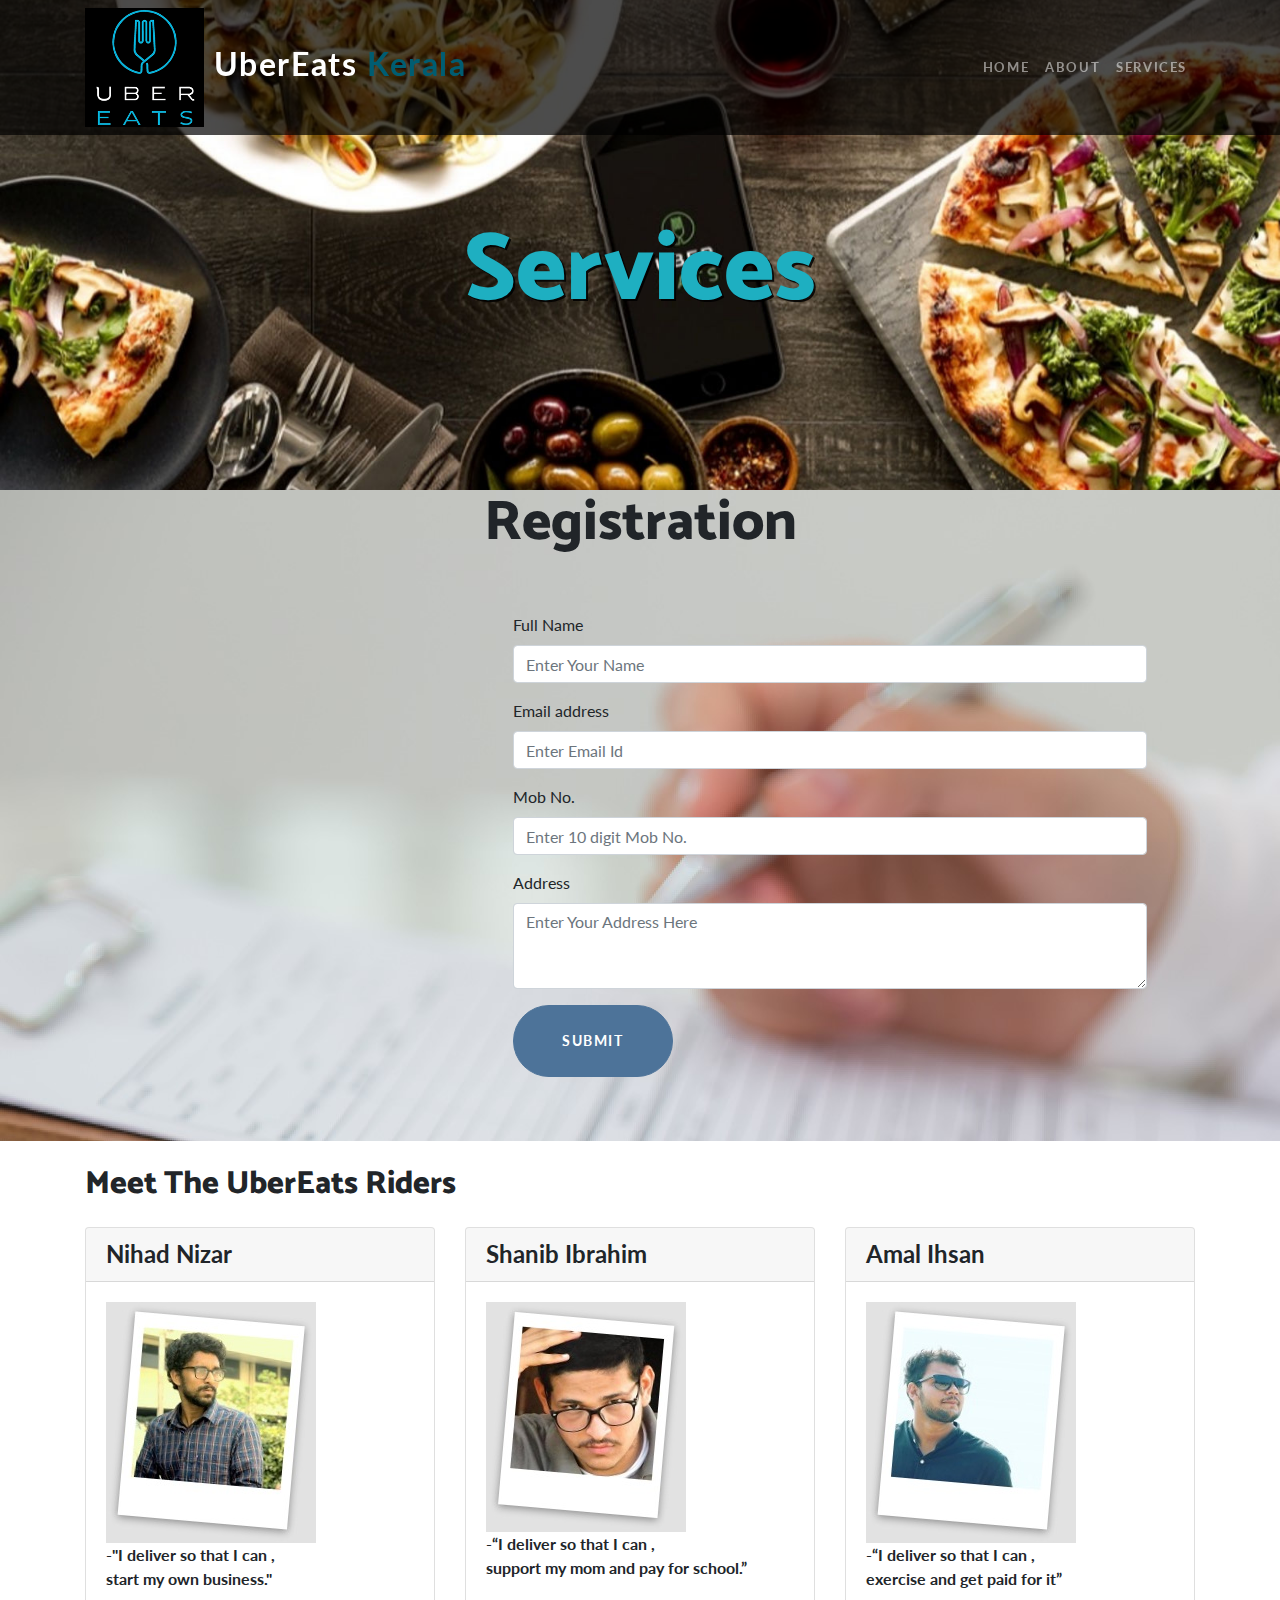
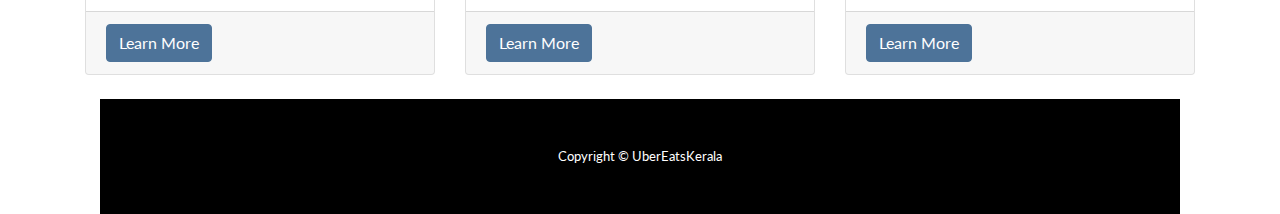
<file: services.html>
<!DOCTYPE html>
<html lang="en">

  <head>

    <meta charset="utf-8">
    <meta name="viewport" content="width=device-width, initial-scale=1, shrink-to-fit=no">
    <meta name="description" content="">
    <meta name="author" content="">

    <title>Services | UberEats</title>

    <link href="bootstrap/css/bootstrap.min.css" rel="stylesheet">
    <link href="https://fonts.googleapis.com/css?family=Catamaran:100,200,300,400,500,600,700,800,900" rel="stylesheet">
    <link href="https://fonts.googleapis.com/css?family=Lato:100,100i,300,300i,400,400i,700,700i,900,900i" rel="stylesheet">
    <link href="css/style.css" rel="stylesheet">

  </head>

  <body>

    <nav class="navbar navbar-expand-lg navbar-dark navbar-custom fixed-top">
      <div class="container">
        <a class="navbar-brand" href="#">
          <img src="img/logo.png">
          UberEats <span class="navbar-kerala">Kerala</span> 
        </a>
        <button class="navbar-toggler" type="button" data-toggle="collapse" data-target="#navbarResponsive" aria-controls="navbarResponsive" aria-expanded="false" aria-label="Toggle navigation">
          <span class="navbar-toggler-icon"></span>
        </button>
        <div class="collapse navbar-collapse" id="navbarResponsive">
          <ul class="navbar-nav ml-auto">
            <li class="nav-item">
                  <a class="nav-link" href="index.html">Home</a>
            </li>
            <li class="nav-item">
              <a class="nav-link" href="about.html">About</a>
            </li>
            <li class="nav-item">
              <a class="nav-link" href="services.html">Services</a>
            </li>
          </ul>
        </div>
      </div>
    </nav>

    <header class="masthead text-center text-white">
      <div class="masthead-content">
        <div class="container">
          <h1 class="masthead-heading mb-0">Services</h1>
        </div>
      </div>
    </header>

    <section id="sec-services">
      <div class="container">
        <div class="row align-items-center">
                <div class="col-lg-12">
                    <center>
                        <h2 class="display-4">Registration</h2>
                    </center>
                </div>
          <div class="col-lg-4 order-lg-1">
          </div>
          <div class="col-lg-8 order-lg-2">
            <div class="p-5">
                <form action="" method="POST" onsubmit="return IsFormValid()">
                    <div id="msg-error">
                        <div class="alert with-close alert-danger">
                            <span class="badge badge-pill badge-danger">Error!!</span>
                            <span id="error-text"></span>
                        </div>
                    </div>
                    <div class="form-group">
                        <label for="form-name">Full Name</label>
                        <input type="text" class="form-control" id="form-name" placeholder="Enter Your Name">
                    </div>
                    <div class="form-group">
                        <label for="form-email">Email address</label>
                        <input type="text" class="form-control" id="form-email" placeholder="Enter Email Id">
                    </div>
                    <div class="form-group">
                        <label for="form-mob">Mob No.</label>
                        <input type="text" class="form-control" id="form-mob" placeholder="Enter 10 digit Mob No.">
                    </div>
                    <div class="form-group">
                        <label for="form-address">Address</label>
                        <textarea class="form-control" id="form-address" rows="3" placeholder="Enter Your Address Here"></textarea>
                    </div>
                    <div class="form-group">
                        <button type="submit" class="btn btn-primary btn-services rounded-btn">Submit</button>
                    </div>
                </form>
            </div>
          </div>
        </div>
      </div>
    </section>
    
    <div class="container">

      <h2 class="my-4">Meet The UberEats Riders</h2>

      <!-- Marketing Icons Section -->
      <div class="row">
          <div class="col-lg-4 mb-4">
            <div class="card h-100">
              <h4 class="card-header"><b>Nihad Nizar</b></h4>
              <div class="card-body">
                <img src="img/nihad.jpg">
                <p class="card-text"><b>-"I deliver so that I can , <br>start my own business."</b>
                </p>
              </div>
              <div class="card-footer">
                <a href="#" class="btn btn-primary">Learn More</a>
              </div>
            </div>
          </div>
          <div class="col-lg-4 mb-4">
              <div class="card h-100">
                  <h4 class="card-header"><b>Shanib Ibrahim</b></h4>
                <div class="card-body">
                    <img src="img/shanib.jpg">
                    <p class="card-text"><b>-“I deliver so that I can  , <br> support my mom and pay for school.”</b>
                    </p>
                </div>
                <div class="card-footer">
                    <a href="#" class="btn btn-primary">Learn More</a>
                </div>
              </div>
          </div>
   
          <div class="col-lg-4 mb-4">
                <div class="card h-100">
                      <h4 class="card-header"><b>Amal Ihsan</b></h4>
                      <div class="card-body">
                        <img src="img/kuttn.jpg">
                        <p class="card-text"><b>-“I deliver so that I can ,<br>exercise and get paid for it”</b>
                        </p>
                      </div>
                      <div class="card-footer">
                        <a href="#" class="btn btn-primary">Learn More</a>
                      </div>
                </div>
          </div>
        </div>


    <div class="container">
    <footer class="py-5 bg-black">
      <div class="container">
        <p class="m-0 text-center text-white small">Copyright &copy; UberEatsKerala</p>
      </div>
    </footer>
    <script>
        document.getElementById("msg-error").style.display = "none";

        function IsFormValid(){

            document.getElementById("msg-error").style.display = "none";
            var UserName=document.getElementById("form-name").value;
            var UserMail=document.getElementById("form-email").value;
            var UserMob=document.getElementById("form-mob").value;
            var UserAdd=document.getElementById("form-address").value;
            var RegEmail = /^(([^<>()\[\]\\.,;:\s@"]+(\.[^<>()\[\]\\.,;:\s@"]+)*)|(".+"))@((\[[0-9]{1,3}\.[0-9]{1,3}\.[0-9]{1,3}\.[0-9]{1,3}\])|(([a-zA-Z\-0-9]+\.)+[a-zA-Z]{2,}))$/g;
            var RegMob = /^\d{10}$/;

            if( UserName == "" ){
                document.getElementById("msg-error").style.display = "block";
                document.getElementById("error-text").innerHTML="Enter Full Name";
                return false;
            }else if(!RegEmail.test(UserMail)){
                document.getElementById("msg-error").style.display = "block";
                document.getElementById("error-text").innerHTML="Enter Valid Email";
                return false;
            }else if(!RegMob.test(UserMob)){
                document.getElementById("msg-error").style.display = "block";
                document.getElementById("error-text").innerHTML="Enter Valid 10 digit Mob No.";
                return false;
            }else if(UserAdd == ""){
                document.getElementById("msg-error").style.display = "block";
                document.getElementById("error-text").innerHTML="Enter Your Address";
                return false;
            }else{
                return true;
            } 


        }
    
    </script>

    <script src="jquery/jquery.min.js"></script>
    <script src="bootstrap/js/bootstrap.bundle.min.js"></script>
    
  </body>

</html>
</file>
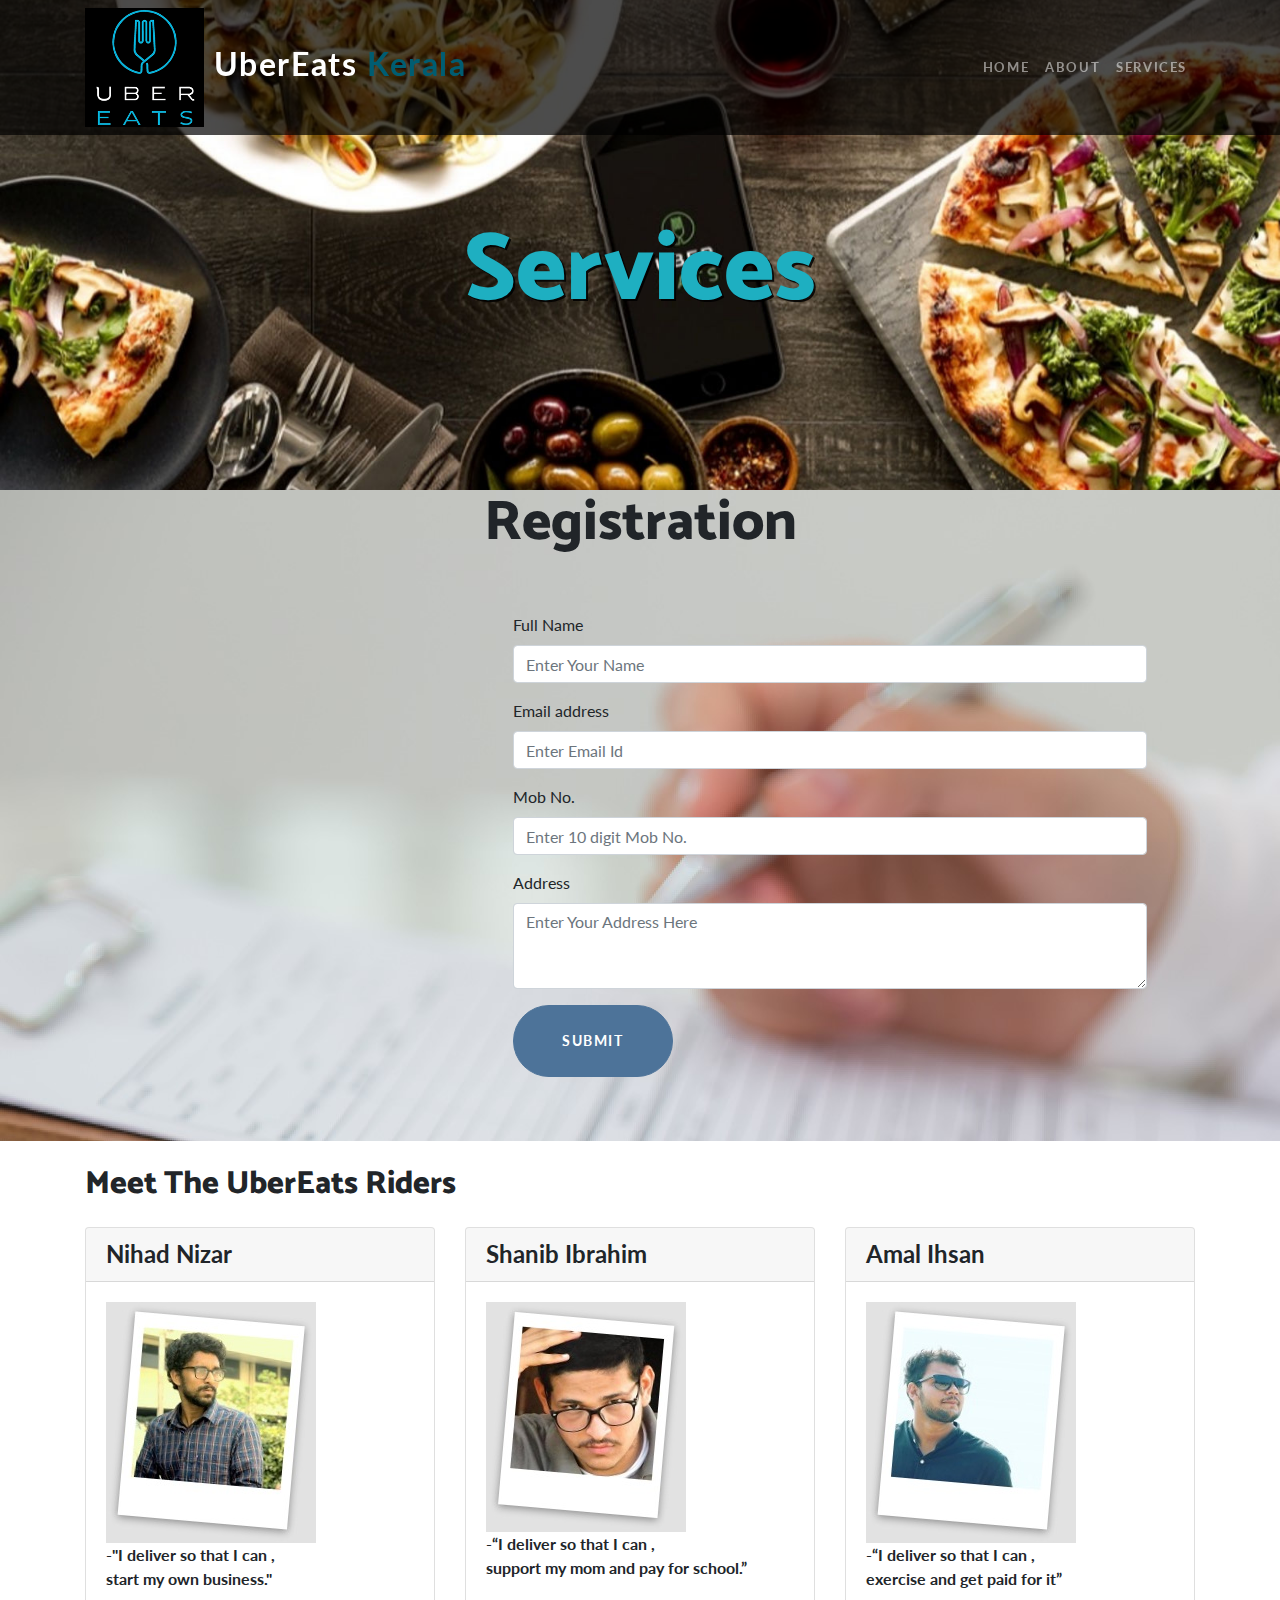
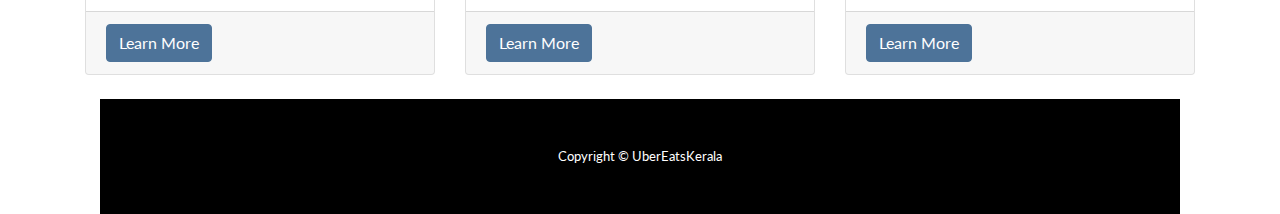
<file: templates/services.html>
<!DOCTYPE html>
<html lang="en">

  <head>

    <meta charset="utf-8">
    <meta name="viewport" content="width=device-width, initial-scale=1, shrink-to-fit=no">
    <meta name="description" content="">
    <meta name="author" content="">

    <title>Services | UberEats</title>

    <link href="../static/bootstrap/css/bootstrap.min.css" rel="stylesheet">
    <link href="https://fonts.googleapis.com/css?family=Catamaran:100,200,300,400,500,600,700,800,900" rel="stylesheet">
    <link href="https://fonts.googleapis.com/css?family=Lato:100,100i,300,300i,400,400i,700,700i,900,900i" rel="stylesheet">
    <link href="../static/css/style.css" rel="stylesheet">

  </head>

 
 
  <body>


    <nav class="navbar navbar-expand-lg navbar-dark navbar-custom fixed-top">
      <div class="container">
        <a class="navbar-brand" href="#">
          <img src="../static/img/logo.png">
          UberEats <span class="navbar-kerala">Kerala</span> 
        </a>
        <button class="navbar-toggler" type="button" data-toggle="collapse" data-target="#navbarResponsive" aria-controls="navbarResponsive" aria-expanded="false" aria-label="Toggle navigation">
          <span class="navbar-toggler-icon"></span>
        </button>
        <div class="collapse navbar-collapse" id="navbarResponsive">
          <ul class="navbar-nav ml-auto">
            <li class="nav-item">
                  <a class="nav-link" href="/">Home</a>
            </li>
            <li class="nav-item">
              <a class="nav-link" href="/about">About</a>
            </li>
            <li class="nav-item">
              <a class="nav-link" href="/services">Services</a>
            </li>
          </ul>
        </div>
      </div>
    </nav>

    <header class="masthead text-center text-white">
      <div class="masthead-content">
        <div class="container">
          <h1 class="masthead-heading mb-0">Services</h1>
        </div>
      </div>
    </header>

    <section id="sec-services">
      <div class="container">
        <div class="row align-items-center">
                <div class="col-lg-12">
                    <center>
                        <h2 class="display-4">Registration</h2>
                    </center>
                </div>
          <div class="col-lg-4 order-lg-1">
          </div>
          <div class="col-lg-8 order-lg-2">
            <div class="p-5">
                <form action="" method="POST" onsubmit="return IsFormValid()">
                    <div id="msg-error">
                        <div class="alert with-close alert-danger">
                            <span class="badge badge-pill badge-danger">Error!!</span>
                            <span id="error-text"></span>
                        </div>
                    </div>
                    <div class="form-group">
                        <label for="form-name">Full Name</label>
                        <input type="text" class="form-control" id="form-name" placeholder="Enter Your Name">
                    </div>
                    <div class="form-group">
                        <label for="form-email">Email address</label>
                        <input type="text" class="form-control" id="form-email" placeholder="Enter Email Id">
                    </div>
                    <div class="form-group">
                        <label for="form-mob">Mob No.</label>
                        <input type="text" class="form-control" id="form-mob" placeholder="Enter 10 digit Mob No.">
                    </div>
                    <div class="form-group">
                        <label for="form-address">Address</label>
                        <textarea class="form-control" id="form-address" rows="3" placeholder="Enter Your Address Here"></textarea>
                    </div>
                    <div class="form-group">
                        <button type="submit" class="btn btn-primary btn-services rounded-btn">Submit</button>
                    </div>
                </form>
            </div>
          </div>
        </div>
      </div>
    </section>
    
    <div class="container">

      <h2 class="my-4">Meet The UberEats Riders</h2>

      <!-- Marketing Icons Section -->
      <div class="row">
          <div class="col-lg-4 mb-4">
            <div class="card h-100">
              <h4 class="card-header"><b>Nihad Nizar</b></h4>
              <div class="card-body">
                <img src="../static/img/nihad.jpg">
                <p class="card-text"><b>-"I deliver so that I can , <br>start my own business."</b>
                </p>
              </div>
              <div class="card-footer">
                <a href="#" class="btn btn-primary">Learn More</a>
              </div>
            </div>
          </div>
          <div class="col-lg-4 mb-4">
              <div class="card h-100">
                  <h4 class="card-header"><b>Shanib Ibrahim</b></h4>
                <div class="card-body">
                    <img src="../static/img/shanib.jpg">
                    <p class="card-text"><b>-“I deliver so that I can  , <br> support my mom and pay for school.”</b>
                    </p>
                </div>
                <div class="card-footer">
                    <a href="#" class="btn btn-primary">Learn More</a>
                </div>
              </div>
          </div>
   
          <div class="col-lg-4 mb-4">
                <div class="card h-100">
                      <h4 class="card-header"><b>Amal Ihsan</b></h4>
                      <div class="card-body">
                        <img src="../static/img/kuttn.jpg">
                        <p class="card-text"><b>-“I deliver so that I can ,<br>exercise and get paid for it”</b>
                        </p>
                      </div>
                      <div class="card-footer">
                        <a href="#" class="btn btn-primary">Learn More</a>
                      </div>
                </div>
          </div>
        </div>


    <div class="container">
    <footer class="py-5 bg-black">
      <div class="container">
        <p class="m-0 text-center text-white small">Copyright &copy; UberEatsKerala</p>
      </div>
    </footer>
    <script>
        document.getElementById("msg-error").style.display = "none";

        function IsFormValid(){

            document.getElementById("msg-error").style.display = "none";
            var UserName=document.getElementById("form-name").value;
            var UserMail=document.getElementById("form-email").value;
            var UserMob=document.getElementById("form-mob").value;
            var UserAdd=document.getElementById("form-address").value;
            var RegEmail = /^(([^<>()\[\]\\.,;:\s@"]+(\.[^<>()\[\]\\.,;:\s@"]+)*)|(".+"))@((\[[0-9]{1,3}\.[0-9]{1,3}\.[0-9]{1,3}\.[0-9]{1,3}\])|(([a-zA-Z\-0-9]+\.)+[a-zA-Z]{2,}))$/g;
            var RegMob = /^\d{10}$/;

            if( UserName == "" ){
                document.getElementById("msg-error").style.display = "block";
                document.getElementById("error-text").innerHTML="Enter Full Name";
                return false;
            }else if(!RegEmail.test(UserMail)){
                document.getElementById("msg-error").style.display = "block";
                document.getElementById("error-text").innerHTML="Enter Valid Email";
                return false;
            }else if(!RegMob.test(UserMob)){
                document.getElementById("msg-error").style.display = "block";
                document.getElementById("error-text").innerHTML="Enter Valid 10 digit Mob No.";
                return false;
            }else if(UserAdd == ""){
                document.getElementById("msg-error").style.display = "block";
                document.getElementById("error-text").innerHTML="Enter Your Address";
                return false;
            }else{
                return true;
            } 


        }
    
    </script>

    <script src="../static/jquery/jquery.min.js"></script>
    <script src="../static/bootstrap/js/bootstrap.bundle.min.js"></script>
    
  </body>

</html>
</file>
<file: css/style.css>
body {
    font-family: 'Lato';
  }
  
  h1,h2 {
    font-family: 'Catamaran';
    font-weight: 800 !important;
  }
  .searchbox{
    position: absolute;
    top: 50%;
    left: 50%;
    transform: translate(-50%,-50%);
    background: #1ca8c7;
    height: 40px;
    border-radius: 40px;
    padding: 10px;

  }
  .searchbox :hover>.search-txt{
    width: 240px;
    padding: 0 6px;

  }
  
  .btn-services {
    text-transform: uppercase;
    padding: 1.5rem 3rem;
    font-size: 0.9rem;
    font-weight: 700;
    letter-spacing: 0.1rem;
  }
  
  .bg-black {
    background-color: #000 !important;
  }
  
  .rounded-btn {
    border-radius: 5rem;
  }
  
  .navbar-custom {
    padding-top: 0.2rem;
    padding-bottom: 0.2rem;
    background-color: rgba(0, 0, 0, 0.7);
  }
  
  .navbar-custom .navbar-brand {
    font-size: 2rem;
    letter-spacing: 0.1rem;
    font-weight: 700;
  }
  .navbar-kerala{
    color: #005d72;
  }
  
  .navbar-custom .navbar-nav .nav-item .nav-link {
    text-transform: uppercase;
    font-size: 0.8rem;
    font-weight: 700;
    letter-spacing: 0.1rem;
  }
  
  header.masthead {
    position: relative;
    overflow: hidden;
    padding-top: calc(7rem + 72px);
    padding-bottom: 7rem;
    background-image: url("../img/back.jpg");
    background-repeat: no-repeat;
    background-position: center center;
    background-attachment: scroll;
    background-size: cover;
  }
  
  header.masthead .masthead-content {
    z-index: 1;
    position: relative;
  }
  
  header.masthead .masthead-content .masthead-heading {
    color: #1eafc1;
    font-size: 4rem;
    text-shadow: 2px 2px #000000d9;
  }
  
  header.masthead .masthead-content .masthead-subheading {
    color: #1eafc1;
    font-size: 2rem;
    text-shadow: 1px 1px #000000d9;
  }
  #foothead{
    background-color: #011c36;
    color: #fff;
  }


  .gallery{
    margin: 10px 50px;
}
.gallery img{
    width: 230px;
    padding: :5px;
    filter: grayscale(100%);
    transition: 1s;
}
.gallery img:hover{
    filter: grayscale(0);
    transform: scale(1.1);
}

  
  .input-email{
    text-transform: uppercase;
    padding: 1.5rem 3rem;
    font-size: 0.9rem;
    font-weight: 700;
    letter-spacing: 0.1rem;
    border-radius: 5rem;
    margin: 1.5rem 0.5rem 1.5rem 0rem;
  }
  
  @media (min-width: 992px) {
    header.masthead {
      padding-top: calc(10rem + 55px);
      padding-bottom: 10rem;
    }
    header.masthead .masthead-content .masthead-heading {
      font-size: 6rem;
    }
    header.masthead .masthead-content .masthead-subheading {
      font-size: 4rem;
    }
  }
  
  .btn-primary {
    background-color: #4d7399;
    border-color: #4d7399;
  }
  
  .btn-primary:active, .btn-primary:focus, .btn-primary:hover {
    background-color: #143555 !important;
    border-color: #143555 !important;
  }
  #sec-services{
    background-image: url("../img/services.jpg");
    background-repeat: no-repeat;
  }



  .bs-wizard {border-bottom: solid 1px #e0e0e0; padding: 0 0 10px 0;}
.bs-wizard > .bs-wizard-step {padding: 0; position: relative;}
.bs-wizard > .bs-wizard-step + .bs-wizard-step {}
.bs-wizard > .bs-wizard-step .bs-wizard-stepnum {color: #595959; font-size: 16px; margin-bottom: 5px;}
.bs-wizard > .bs-wizard-step .bs-wizard-info {color: #999; font-size: 14px;}
.bs-wizard > .bs-wizard-step > .bs-wizard-dot {position: absolute; width: 30px; height: 30px; display: block; background: #fbe8aa; top: 45px; left: 50%; margin-top: -15px; margin-left: -15px; border-radius: 50%;} 
.bs-wizard > .bs-wizard-step > .bs-wizard-dot:after {content: ' '; width: 14px; height: 14px; background: #fbbd19; border-radius: 50px; position: absolute; top: 8px; left: 8px; } 
.bs-wizard > .bs-wizard-step > .progress {position: relative; border-radius: 0px; height: 8px; box-shadow: none; margin: 20px 0;}
.bs-wizard > .bs-wizard-step > .progress > .progress-bar {width:0px; box-shadow: none; background: #fbe8aa;}
.bs-wizard > .bs-wizard-step.complete > .progress > .progress-bar {width:100%;}
.bs-wizard > .bs-wizard-step.active > .progress > .progress-bar {width:50%;}
.bs-wizard > .bs-wizard-step:first-child.active > .progress > .progress-bar {width:0%;}
.bs-wizard > .bs-wizard-step:last-child.active > .progress > .progress-bar {width: 100%;}
.bs-wizard > .bs-wizard-step.disabled > .bs-wizard-dot {background-color: #f5f5f5;}
.bs-wizard > .bs-wizard-step.disabled > .bs-wizard-dot:after {opacity: 0;}
</file>
<file: static/css/style.css>
body {
    font-family: 'Lato';
  }
  
  h1,h2 {
    font-family: 'Catamaran';
    font-weight: 800 !important;
  }
  .searchbox{
    position: absolute;
    top: 50%;
    left: 50%;
    transform: translate(-50%,-50%);
    background: #1ca8c7;
    height: 40px;
    border-radius: 40px;
    padding: 10px;

  }
  .searchbox :hover>.search-txt{
    width: 240px;
    padding: 0 6px;

  }
  
  .btn-services {
    text-transform: uppercase;
    padding: 1.5rem 3rem;
    font-size: 0.9rem;
    font-weight: 700;
    letter-spacing: 0.1rem;
  }
  
  .bg-black {
    background-color: #000 !important;
  }
  
  .rounded-btn {
    border-radius: 5rem;
  }
  
  .navbar-custom {
    padding-top: 0.2rem;
    padding-bottom: 0.2rem;
    background-color: rgba(0, 0, 0, 0.7);
  }
  
  .navbar-custom .navbar-brand {
    font-size: 2rem;
    letter-spacing: 0.1rem;
    font-weight: 700;
  }
  .navbar-kerala{
    color: #005d72;
  }
  
  .navbar-custom .navbar-nav .nav-item .nav-link {
    text-transform: uppercase;
    font-size: 0.8rem;
    font-weight: 700;
    letter-spacing: 0.1rem;
  }
  
  header.masthead {
    position: relative;
    overflow: hidden;
    padding-top: calc(7rem + 72px);
    padding-bottom: 7rem;
    background-image: url("../img/back.jpg");
    background-repeat: no-repeat;
    background-position: center center;
    background-attachment: scroll;
    background-size: cover;
  }
  
  header.masthead .masthead-content {
    z-index: 1;
    position: relative;
  }
  
  header.masthead .masthead-content .masthead-heading {
    color: #1eafc1;
    font-size: 4rem;
    text-shadow: 2px 2px #000000d9;
  }
  
  header.masthead .masthead-content .masthead-subheading {
    color: #1eafc1;
    font-size: 2rem;
    text-shadow: 1px 1px #000000d9;
  }
  #foothead{
    background-color: #011c36;
    color: #fff;
  }


  .gallery{
    margin: 10px 50px;
}
.gallery img{
    width: 230px;
    padding: :5px;
    filter: grayscale(100%);
    transition: 1s;
}
.gallery img:hover{
    filter: grayscale(0);
    transform: scale(1.1);
}

  
  .input-email{
    text-transform: uppercase;
    padding: 1.5rem 3rem;
    font-size: 0.9rem;
    font-weight: 700;
    letter-spacing: 0.1rem;
    border-radius: 5rem;
    margin: 1.5rem 0.5rem 1.5rem 0rem;
  }
  
  @media (min-width: 992px) {
    header.masthead {
      padding-top: calc(10rem + 55px);
      padding-bottom: 10rem;
    }
    header.masthead .masthead-content .masthead-heading {
      font-size: 6rem;
    }
    header.masthead .masthead-content .masthead-subheading {
      font-size: 4rem;
    }
  }
  
  .btn-primary {
    background-color: #4d7399;
    border-color: #4d7399;
  }
  
  .btn-primary:active, .btn-primary:focus, .btn-primary:hover {
    background-color: #143555 !important;
    border-color: #143555 !important;
  }
  #sec-services{
    background-image: url("../img/services.jpg");
    background-repeat: no-repeat;
  }



  .bs-wizard {border-bottom: solid 1px #e0e0e0; padding: 0 0 10px 0;}
.bs-wizard > .bs-wizard-step {padding: 0; position: relative;}
.bs-wizard > .bs-wizard-step + .bs-wizard-step {}
.bs-wizard > .bs-wizard-step .bs-wizard-stepnum {color: #595959; font-size: 16px; margin-bottom: 5px;}
.bs-wizard > .bs-wizard-step .bs-wizard-info {color: #999; font-size: 14px;}
.bs-wizard > .bs-wizard-step > .bs-wizard-dot {position: absolute; width: 30px; height: 30px; display: block; background: #fbe8aa; top: 45px; left: 50%; margin-top: -15px; margin-left: -15px; border-radius: 50%;} 
.bs-wizard > .bs-wizard-step > .bs-wizard-dot:after {content: ' '; width: 14px; height: 14px; background: #fbbd19; border-radius: 50px; position: absolute; top: 8px; left: 8px; } 
.bs-wizard > .bs-wizard-step > .progress {position: relative; border-radius: 0px; height: 8px; box-shadow: none; margin: 20px 0;}
.bs-wizard > .bs-wizard-step > .progress > .progress-bar {width:0px; box-shadow: none; background: #fbe8aa;}
.bs-wizard > .bs-wizard-step.complete > .progress > .progress-bar {width:100%;}
.bs-wizard > .bs-wizard-step.active > .progress > .progress-bar {width:50%;}
.bs-wizard > .bs-wizard-step:first-child.active > .progress > .progress-bar {width:0%;}
.bs-wizard > .bs-wizard-step:last-child.active > .progress > .progress-bar {width: 100%;}
.bs-wizard > .bs-wizard-step.disabled > .bs-wizard-dot {background-color: #f5f5f5;}
.bs-wizard > .bs-wizard-step.disabled > .bs-wizard-dot:after {opacity: 0;}
</file>
